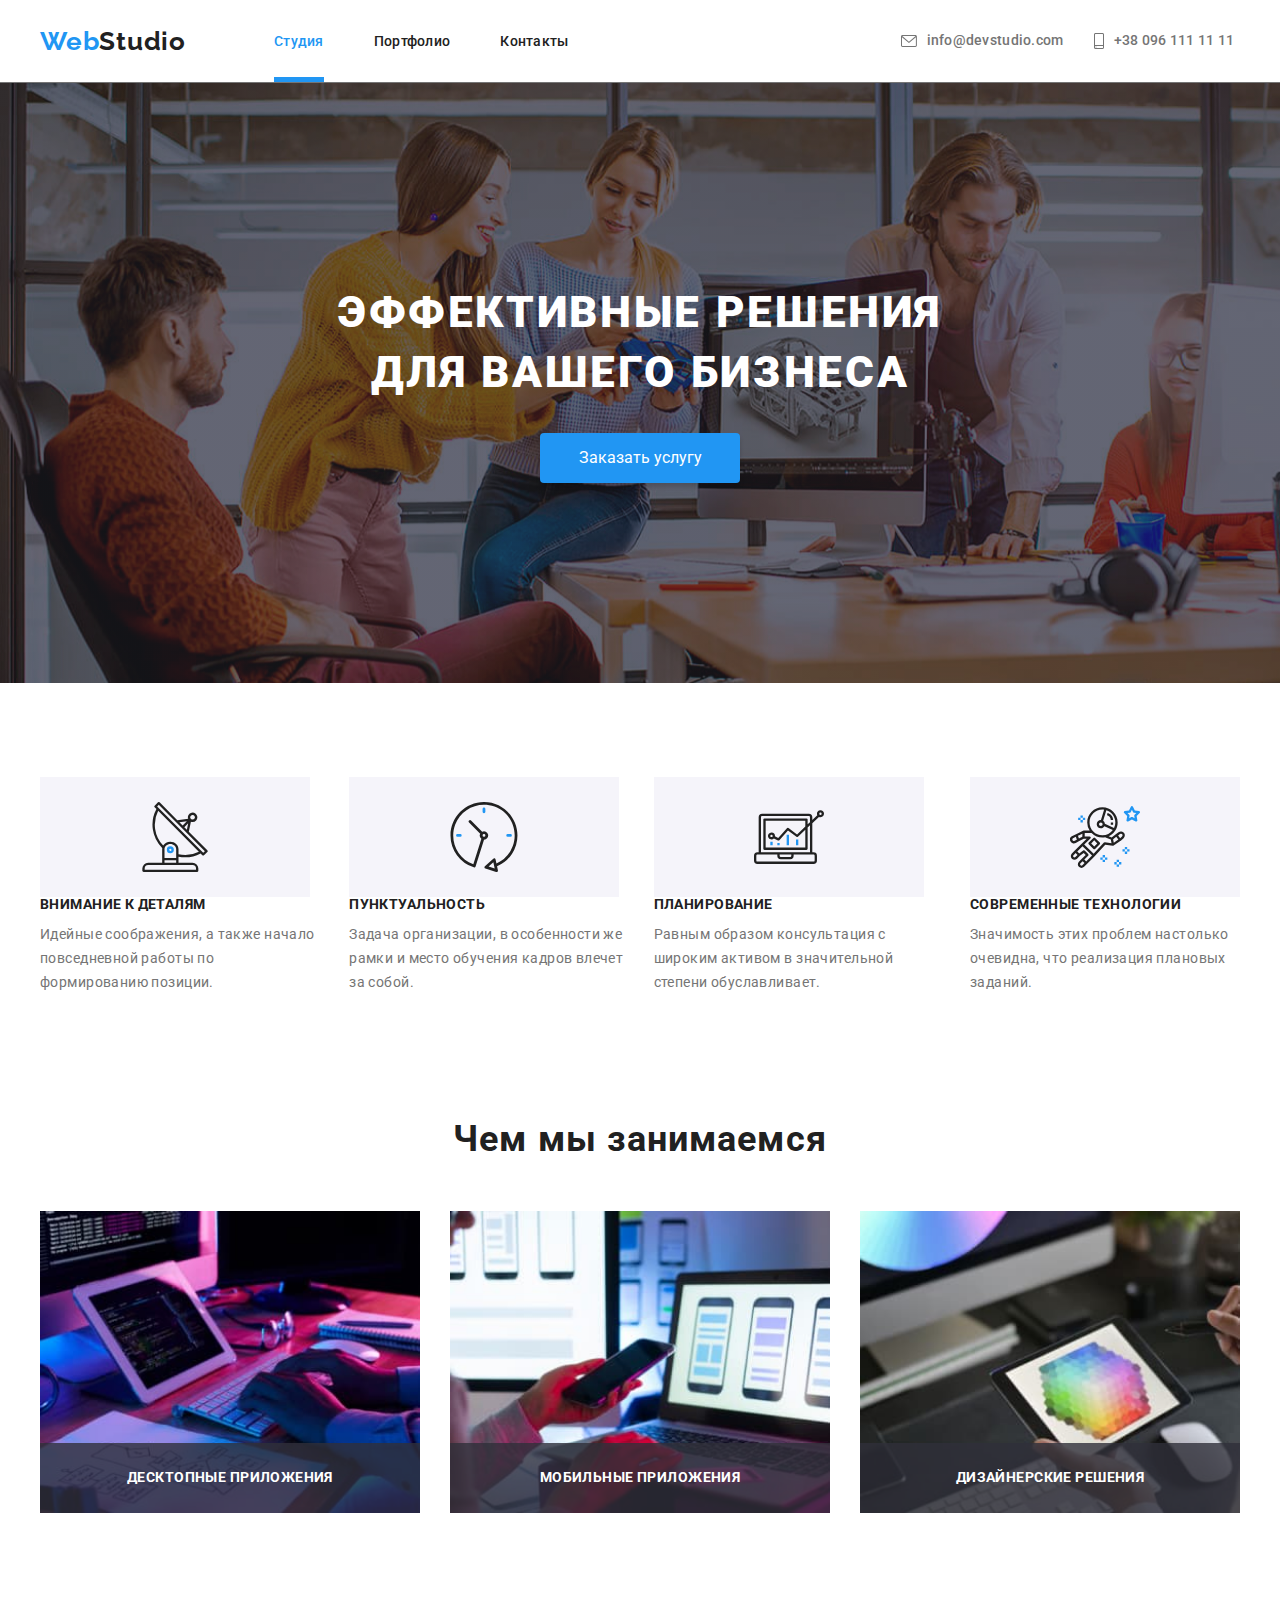
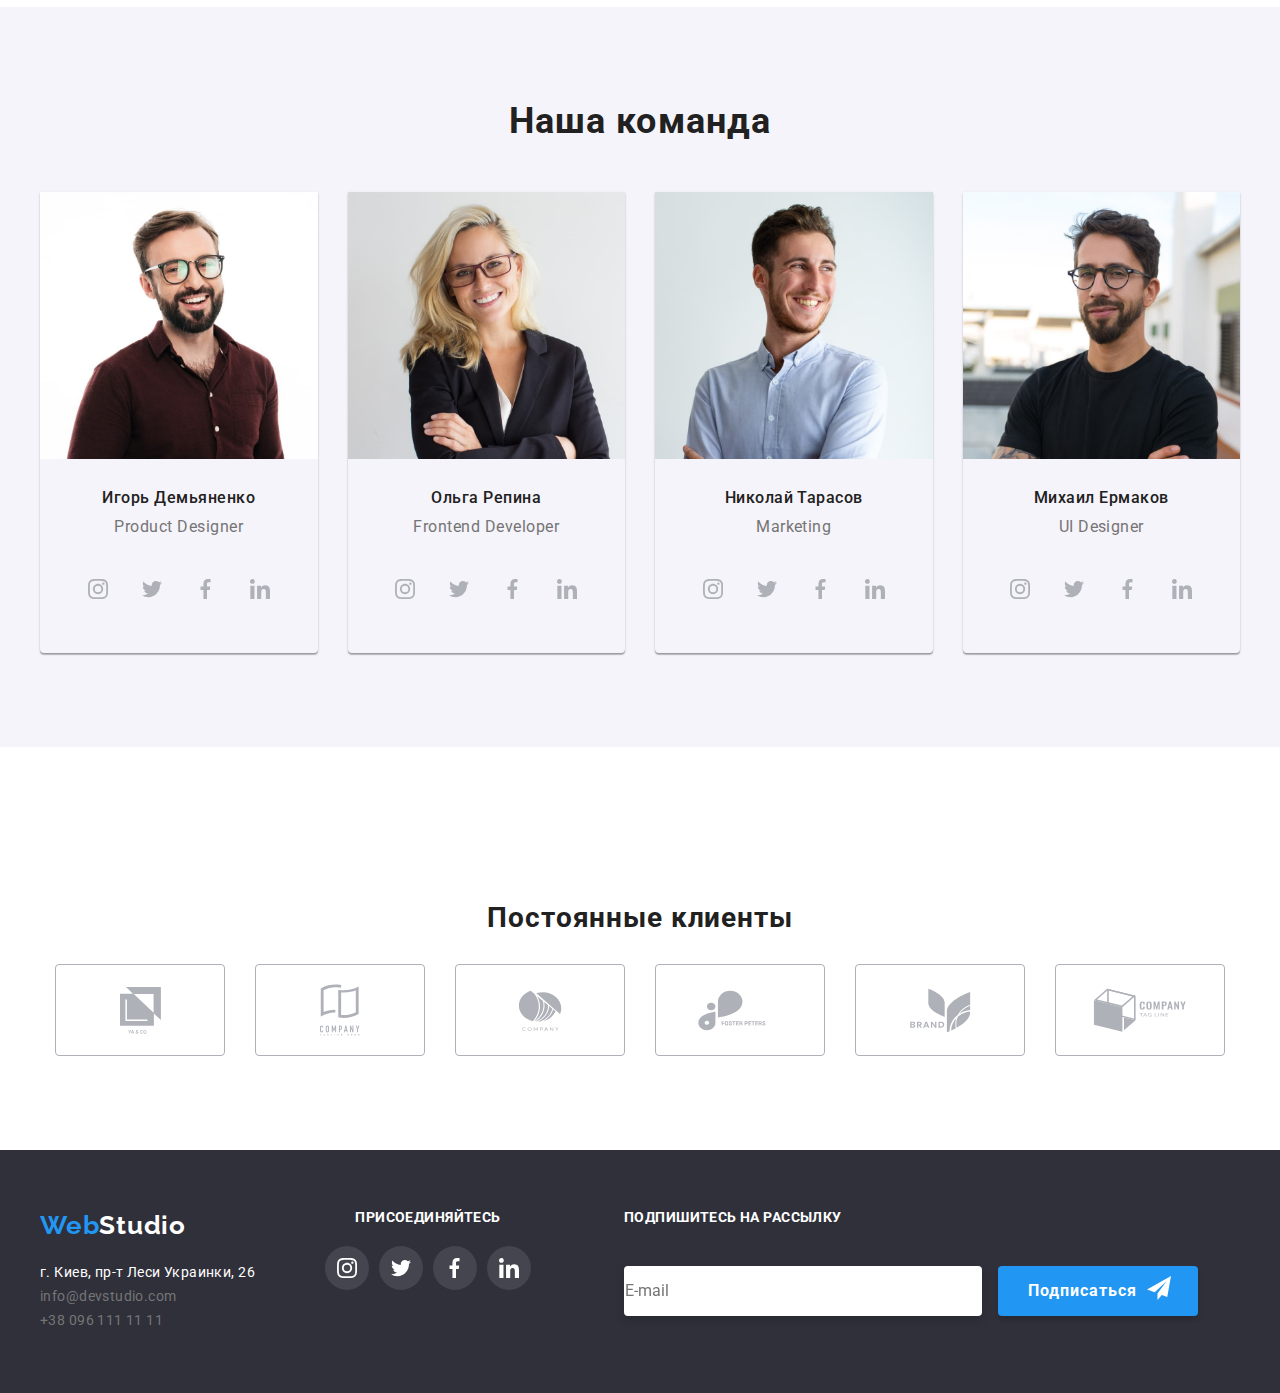
<file: index.html>
<!DOCTYPE html>
<html lang="en">
    <head>
        <meta charset="UTF-8">
        <meta http-equiv="X-UA-Compatible" content="IE=edge">
        <meta name="viewport" content="width=device-width, initial-scale=1.0">

        <title>Студія</title>
            <!-- Підключення стилів для нормалізації до всіх браузерів -->
        <link rel="stylesheet" href="https://cdnjs.cloudflare.com/ajax/libs/modern-normalize/1.1.0/modern-normalize.min.css">
            <!-- Підключення шрифтів -->
        <link rel="preconnect" href="https://fonts.googleapis.com">
        <link rel="preconnect" href="https://fonts.gstatic.com" crossorigin>
        <link href="https://fonts.googleapis.com/css2?family=Raleway:wght@700&family=Roboto:wght@400;500;700;900&display=swap"
            rel="stylesheet">
            <!-- Підключення файлві CSS -->
        <link rel="stylesheet" href="./css/main.min.css">
    </head>

    <body>

        <header>
            <div class="container header">
                <div class="nav">
                
                    <div class="nav-logo">
                        <a href="#" class="logo"><span class="header-logo-decor">Web</span>Studio</a>
                        <button class="menu-toggle js-open-menu" aria-expanded="false" aria-controls="mobile-menu">
                            <svg class="icon-contact" width="16px" height="12px">
                                <use href="./images/icons.svg#icon-burger-menu"></use>
                            </svg>
                        </button>
                    </div>
                    
                    <div class="contact-menu">                        
                        <nav class="pages">
                            <ul class="nav-list">
                                <li class="nav-list-item"><a href="./index.html" class="nav-link nav-link-active">Студия</a></li>
                                <li class="nav-list-item"><a href="./portfolio.html" class="nav-link">Портфолио</a></li>
                                <li class="nav-list-item"><a href="#" class="nav-link">Контакты</a></li>
                            </ul>
                        </nav>
                        
                        <ul class="contacts">
                            <li class="item">
                                <a href="mailto:info@devstudio.com" class="contacts-contact">
                                    <svg class="icon-contact" width="16px" height="12px">
                                        <use href="./images/icons.svg#icon-email"></use>
                                    </svg>
                                    info@devstudio.com</a>
                            </li>
                            <li class="item">
                                <a href="tel:+380961111111" class="contacts-contact">
                                    <svg class="icon-contact" width="10px" height="16px">
                                        <use href="./images/icons.svg#icon-phone"></use>
                                    </svg>
                                    +38 096 111 11 11</a>
                            </li>
                        </ul>
                    </div>
                    
                
                </div>
        </div>
        </header>
        
        <main>
            <section class="section baner">
                
                <div class="container">
                        <div class="baner-container">
                            <h1 class="baner-title">Эффективные решения <br>для вашего бизнеса</h1>
                            <button type="button" class="baner-button" data-modal-open>Заказать услугу</button>
                        </div>
                </div>
                
            </section>

            <section class="section skills">
                <div class="container">
                    <h2 class="none">Skills</h2>
                    <ul class="skills-list">
                        <li class="skills-item">
                            <div class="skills-img">
                                <svg class="s-item">
                                    <use href="images/icons.svg#icon-antenna"></use>
                                </svg>
                            </div>
                            <h3 class="skills-title">Внимание к деталям</h3>
                            <p class="skills-text">Идейные соображения, а также начало повседневной работы по формированию позиции.</p>
                        </li>

                        <li class="skills-item">
                                <div class="skills-img">
                                    <svg class="s-item">
                                        <use href="images/icons.svg#icon-clock"></use>
                                    </svg>
                                </div>                            
                            <h3 class="skills-title">Пунктуальность</h3>
                            <p class="skills-text">Задача организации, в особенности же рамки и место обучения кадров влечет за собой.
                            </p>
                        </li>

                        <li class="skills-item">
                            <div class="skills-img">
                                <svg class="s-item">
                                    <use href="images/icons.svg#icon-diagram"></use>
                                </svg>
                            </div>
                            <h3 class="skills-title">Планирование</h3>
                            <p class="skills-text">Равным образом консультация с широким активом в значительной степени обуславливает.
                            </p>
                        </li>

                        <li class="skills-item">
                            <div class="skills-img">
                                <svg class="s-item">
                                    <use href="images/icons.svg#icon-astronaut"></use>
                                </svg>
                            </div>
                            <h3 class="skills-title">Современные технологии</h3>
                            <p class="skills-text">Значимость этих проблем настолько очевидна, что реализация плановых заданий.</p>
                        </li>
                        
                    </ul>
                </div>
            </section>

            <section class="section what-we-do">
                <div class="container">
                    <h2 class="what-we-do-title">Чем мы занимаемся</h2>
                    <ul class="what-we-do-list">

                        <li class="what-we-do-img">                       
                                <img src="images/index/programing.jpg" alt="Людина програмує за комп'ютером" width="370" />
                                <div class="what-we-do-poster">
                                    <h3 class="what-we-do-text">Десктопные приложения</h3>
                                </div>     
                        </li>

                        <li class="what-we-do-img">
                            <img src="images//index/computer.jpg" alt="Програмування за ноутбуком" width="370" />
                            <div class="what-we-do-poster">
                                <h3 class="what-we-do-text">Мобильные приложения</h3>
                            </div>
                        </li>

                        <li class="what-we-do-img">
                            <img src="images//index/draw.jpg" alt="Планшет" width="370" />
                            <div class="what-we-do-poster">
                                <h3 class="what-we-do-text">Дизайнерские решения</h3>
                            </div>
                        </li>

                    </ul>
                </div>
            </section>

            <section class="we">
                <div class="container">
                    <h2 class="we-title">Наша команда</h2>
                    <ul class="we-list">
                        <li class="we-list-item">
                            <img src="images//index/demyanenko.jpg" alt="Игорь Демьяненко" class="we-img" />
                            <div class="we-block">
                                <h3 class="we-name">Игорь Демьяненко</h3>
                                <p class="we-proffesion">Product Designer</p>
                                
                                <div class="social">
                                    <a href="#" class="social-links">
                                        <svg class="social-item">
                                            <use href="images/icons.svg#icon-instagram"></use>
                                        </svg>
                                    </a>
                                    <a href="#" class="social-links">
                                        <svg class="social-item">
                                            <use href="images/icons.svg#icon-twitter"></use>
                                        </svg></a>
                                    <a href="#" class="social-links">
                                        <svg class="social-item">
                                            <use href="images/icons.svg#icon-facebook"></use>
                                        </svg></a>
                                    <a href="# " class="social-links">
                                        <svg class="social-item">
                                            <use href="images/icons.svg#icon-linkedin"></use>
                                        </svg></a>
                                </div>
                            </div>
                        </li>
                        <li class="we-list-item">
                            <img src="images//index/repina.jpg" alt="Ольга Репина" class="we-img" />
                            <div class="we-block">
                                <h3 class="we-name">Ольга Репина</h3>
                                <p class="we-proffesion">Frontend Developer</p>
                                <div class="social">
                                    <a href="#" class="social-links">
                                        <svg class="social-item">
                                            <use href="images/icons.svg#icon-instagram"></use>
                                        </svg>
                                    </a>
                                    <a href="#" class="social-links">
                                        <svg class="social-item">
                                            <use href="images/icons.svg#icon-twitter"></use>
                                        </svg></a>
                                    <a href="#" class="social-links">
                                        <svg class="social-item">
                                            <use href="images/icons.svg#icon-facebook"></use>
                                        </svg></a>
                                    <a href="# " class="social-links">
                                        <svg class="social-item">
                                            <use href="images/icons.svg#icon-linkedin"></use>
                                        </svg></a>
                                </div>
                            </div>
                        </li>
                        <li class="we-list-item">
                            <img src="images//index/tarasov.jpg" alt="Николай Тарасов" class="we-img" />
                        <div class="we-block">
                                <h3 class="we-name">Николай Тарасов</h3>
                                <p class="we-proffesion">Marketing</p>
                                <div class="social">
                                    <a href="#" class="social-links">
                                        <svg class="social-item">
                                            <use href="images/icons.svg#icon-instagram"></use>
                                        </svg>
                                    </a>
                                    <a href="#" class="social-links">
                                        <svg class="social-item">
                                            <use href="images/icons.svg#icon-twitter"></use>
                                        </svg></a>
                                    <a href="#" class="social-links">
                                        <svg class="social-item">
                                            <use href="images/icons.svg#icon-facebook"></use>
                                        </svg></a>
                                    <a href="# " class="social-links">
                                        <svg class="social-item">
                                            <use href="images/icons.svg#icon-linkedin"></use>
                                        </svg></a>
                                </div>
                        </div>
                        </li>
                        <li class="we-list-item">
                            <img src="images//index/yarmakov.jpg" alt="Михаил Ермаков" class="we-img" />
                        <div class="we-block">
                                <h3 class="we-name">Михаил Ермаков</h3>
                                <p class="we-proffesion">UI Designer</p>
                                <div class="social">
                                    <a href="#" class="social-links">
                                        <svg class="social-item">
                                            <use href="images/icons.svg#icon-instagram"></use>
                                        </svg>
                                    </a>
                                    <a href="#" class="social-links">
                                        <svg class="social-item">
                                            <use href="images/icons.svg#icon-twitter"></use>
                                        </svg></a>
                                    <a href="#" class="social-links">
                                        <svg class="social-item">
                                            <use href="images/icons.svg#icon-facebook"></use>
                                        </svg></a>
                                    <a href="# " class="social-links">
                                        <svg class="social-item">
                                            <use href="images/icons.svg#icon-linkedin"></use>
                                        </svg></a>
                        </div>
                            </div>
                        </li>
                    </ul>
                </div>
            </section>

            <section class="section client">
                <div class="container">
                    <h2 class="client-title">Постоянные клиенты</h2>
                    <ul class="client-logo">
                        <li class="client-item">
                            <a href="#" class="client-link">
                                <svg class="client-1">
                                    <use href="./images/icons.svg#icon-client-1"></use>
                                </svg>
                            </a>
                        </li>
                        <li class="client-item">
                            <a href="#" class="client-link">
                                <svg class="client-2">
                                    <use href="./images/icons.svg#icon-client-2"></use>
                                </svg>
                            </a>
                        </li>
                        <li class="client-item">
                            <a href="#" class="client-link">
                                <svg class="client-3">
                                    <use href="./images/icons.svg#icon-client-3"></use>
                                </svg>
                            </a>
                        </li>
                        <li class="client-item">
                        <a href="#" class="client-link">
                                <svg class="client-4">
                                    <use href="./images/icons.svg#icon-client-4"></use>
                                </svg>
                        </a>
                        </li>
                        <li class="client-item">
                        <a href="#" class="client-link">
                                <svg class="client-5">
                                    <use href="./images/icons.svg#icon-client-5"></use>
                                </svg>
                        </a>
                        </li>
                        <li class="client-item">
                            <a href="#" class="client-link">
                                <svg class="client-6">
                                    <use href="./images/icons.svg#icon-client-6"></use>
                                </svg>
                            </a>
                        </li>   
                    </ul>
                </div>

            </section>
            
        </main>

        <footer>

            <div class="container footer-blok">
                <div class="footer-for-tablet">
                    <div class="address">
                        <a href="./index.html" class="footer-logo"><span class="footer-logo-decor">Web</span>Studio</a>
                        <address>
                            <ul class="footer-adress-list">
                                <li><a href="#" class="address-post">г. Киев, пр-т Леси Украинки, 26</a></li>
                                <li><a href="mailto:info@devstudio.com" class="address-email">info@devstudio.com</a></li>
                                <li><a href="tel:+380961111111" class="address-tel">+38 096 111 11 11</a></li>
                            </ul>
                        </address>
                    </div>
                    <div class="join">
                        <h2 class="join-title">присоединяйтесь</h2>
                        <ul class="join-list">
                            <li class="join-item">
                            <a href="#" class="join-link">
                                    <svg class="join-img">
                                        <use href="./images/icons.svg#icon-instagram"></use>
                                    </svg>
                            </a>
                            </li>
                            <li class="join-item">
                                <a href="#" class="join-link">
                                    <svg class="join-img">
                                        <use href="./images/icons.svg#icon-twitter"></use>
                                    </svg>
                                </a>
                            </li>
                            <li class="join-item">
                                <a href="#" class="join-link">
                                    <svg class="join-img">
                                        <use href="./images/icons.svg#icon-facebook"></use>
                                    </svg>
                                </a>
                            </li>
                            <li class="join-item">
                            <a href="#" class="join-link">
                                    <svg class="join-img">
                                        <use href="./images/icons.svg#icon-linkedin"></use>
                                    </svg>
                            </a>
                            </li>
                        </ul>
                    </div>
    
                </div>
                
                <div class="subscribe">
                    
                    <h2 class="subscribe-title">Подпишитесь на рассылку</h2>
                    <form action="#">
                        <input type="email" name="user-email" class="subscribe-input" placeholder="E-mail">
                        
                        <button href="#" class="subscribe-button">
                        
                            <p class="subscribe-button-text">Подписаться
                                <svg class="subscribe-button-img">
                                    <use href="images/icons.svg#icon-telegram"></use>
                                </svg>
                            </p>
                        
                        </button>
                    </form>
                    

                </div>
            </div>

        </footer>

        <!-- MODAL -->        
        <div class="backdrop is-hidden" data-modal>
            <div class="modal">
                <button class="close" data-modal-close>
                   <svg class="close-img" width=11px height=11px>
                       <use href="./images/icons.svg#icon-close"></use>
                   </svg>
                </button>

                <p class="modal-title">Оставьте свои данные, мы вам перезвоним</p>

                <form>
                    
                    <div class="form-items icon-form">
                        <label for="name">Имя</label>
                        
                        <input
                        class="form-items-input"
                        type="text"
                        name="name"
                        id="name"> 
                        
                        <svg class="form-icon-img">
                            <use href="./images/icons.svg#icon-persona"></use>
                        </svg>
                    </div>

                    <div class="form-items icon-form">
                        <label for="tel">Телефон</label>
                        <input
                        class="form-items-input"
                        type="tel"
                        name="tel"
                        id="tel">                        
                        <svg class="form-icon-img">
                            <use href="./images/icons.svg#icon-tell"></use>
                        </svg>

                    </div>

                    <div class="form-items icon-form">
                        <label for="email">Почта</label>
                        <input
                        class="form-items-input"
                        type="email"
                        name="email"
                        id="email">

                        <svg class="form-icon-img">
                            <use href="./images/icons.svg#icon-send"></use>
                        </svg>

                    </div>

                    <div class="form-items">
                        <label for="commit">Комментарий</label>
                        <textarea
                            class="area-items-input"
                            name="commit"
                            id="commit" 
                            placeholder="Введите текст">
                        </textarea>
                    </div>
                    
                    <div class="form-checkbox">
                        <input
                        type="checkbox"
                        name="checkbox"
                        id="checkbox">
                        <label for="checkbox">
                            Соглашаюсь с рассылкой и принимаю 
                        </label>

                        <a href="#" class="contract">Условия договора</a>

                    </div>
                    
                    <div class="send-button">
                        <button type="submit" class="form-button">Отправить</button>
                    </div>

                </form>
                

            </div>
        </div>
        <!-- HEADER MENU -->
        <div class="menu-container js-menu-container" id="mobile-menu"">

            <button class="menu-toggle js-close-menu">

                    <svg class="menu-cross" width=18px height=18px>
                        <use href="./images/icons.svg#icon-close"></use>
                    </svg>

            </button>
            

            <ul class="menu-pages">
                <li class="menu__item">
                    <a class="menu-link menu-active" href="#">Студия</a>
                </li>
                <li class="menu__item">
                    <a class="menu-link" href="./portfolio.html">Портфолио</a>
                </li>
                <li class="menu__item">
                    <a class="menu-link" href="#">Контакты</a>
                </li>
            </ul>

            <ul class="menu-contacts">
                <li class="contacts__item">
                    <a href="tel:+380961111111" class="link__tel">
                        +38 096 111 11 11</a>                
                </li>
                <li class="contacts__item">
                    <a href="#" class="link__email">                    
                        info@devstudio.com</a>
                </li>
            </ul>

            <ul class="menu-social">
                <li class="social__item">
                    <a class="social__link" href="">Instagram</a>
                </li>
                <li class="social__item">
                    <a class="social__link" href="">Twitter</a>
                </li>
                <li class="social__item">
                    <a class="social__link" href="">Facebook</a>
                </li>
                <li class="social__item">
                    <a class="social__link" href="">LinkedIn</a>
                </li>
            </ul>
        </div>
    <!-- Підключення файлу джавискрипт для модалки -->
        <script src="./js/modal.js"></script>
    <!-- Підключення js для меню контактів -->
        <script src="./js/mobil-menu.js"></script>
    
    </body>

</html>
</file>
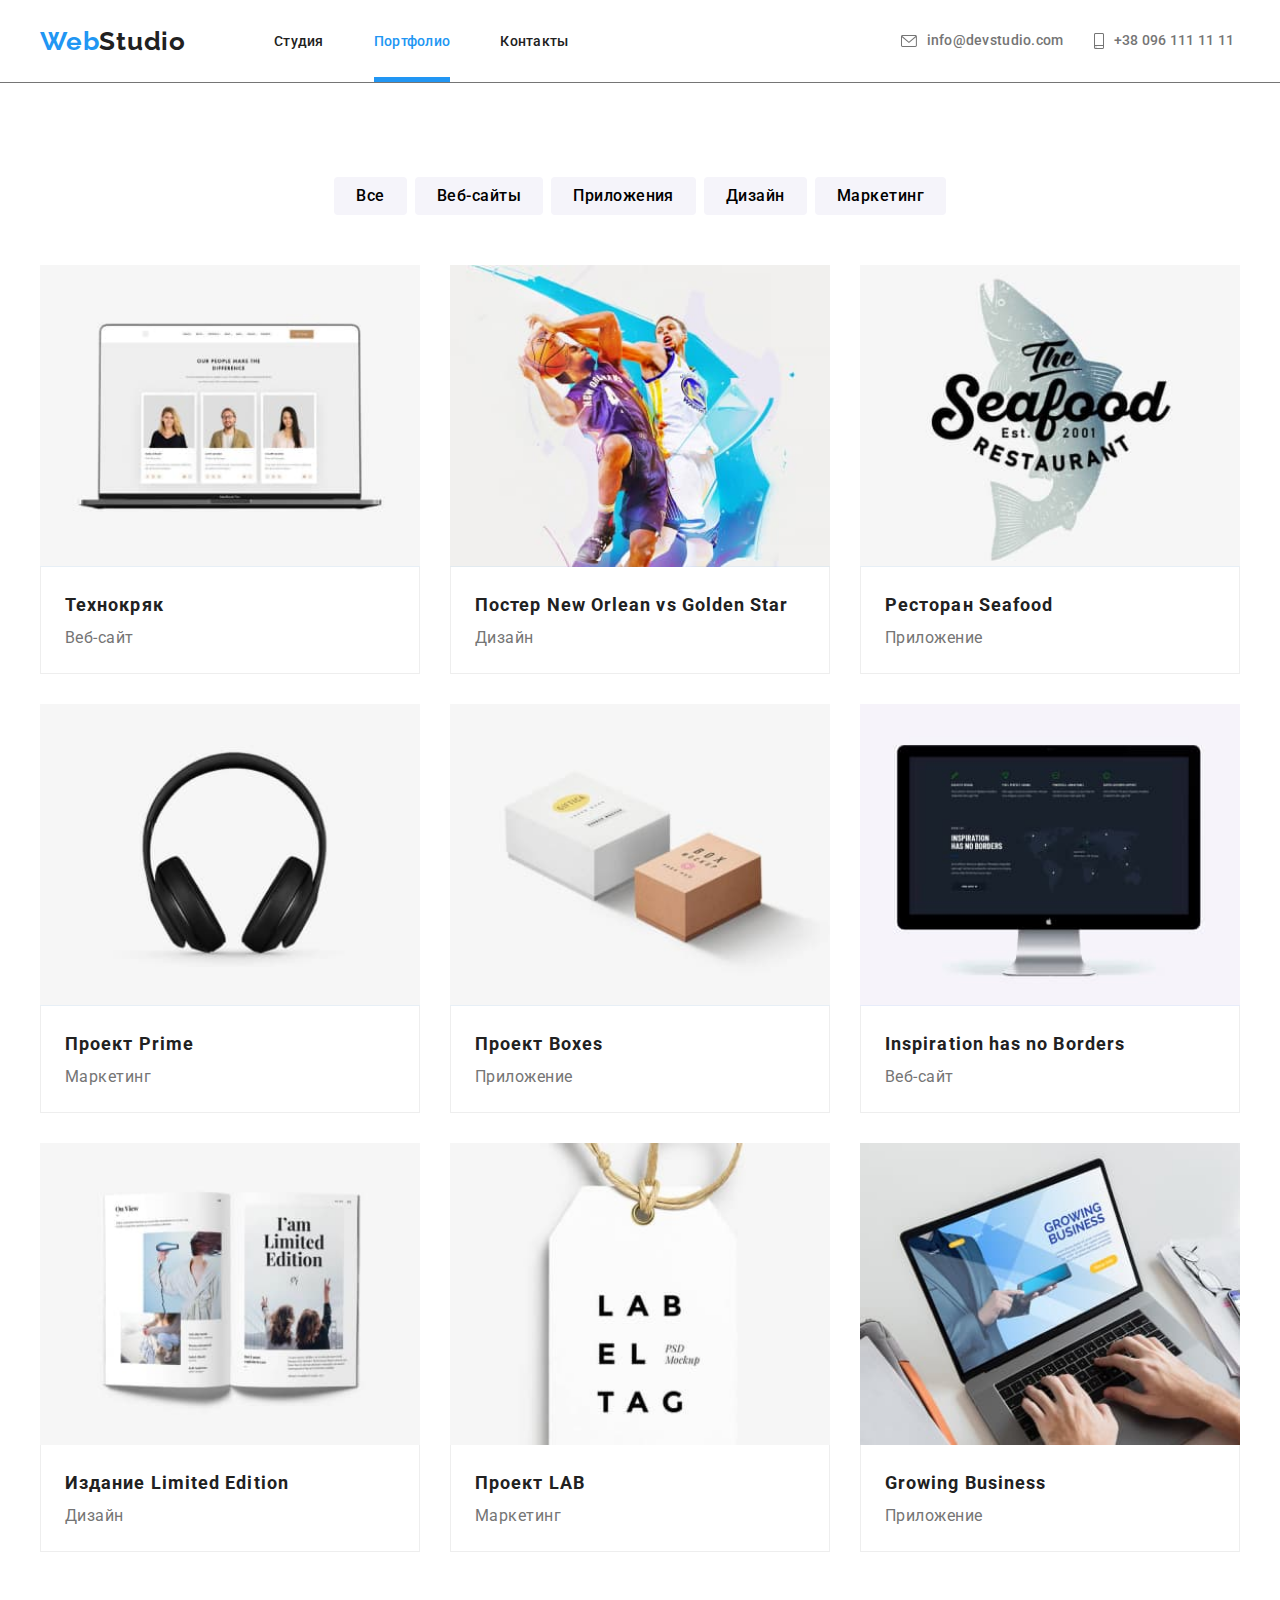
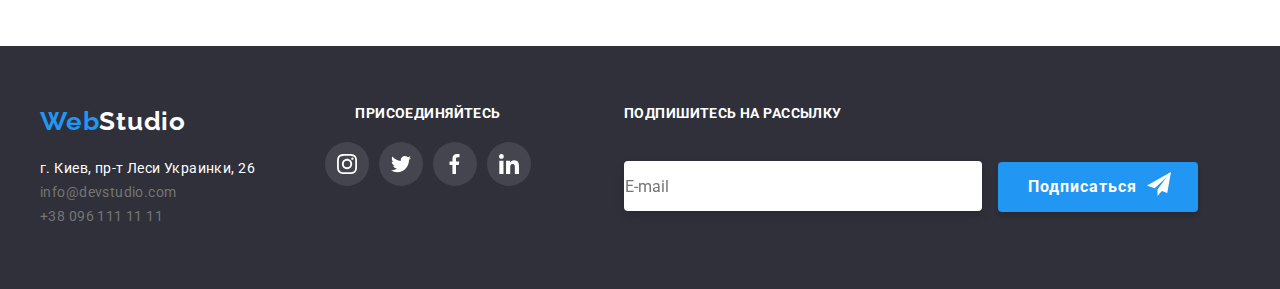
<file: portfolio.html>
<!DOCTYPE html>
<html lang="en">
<head>
    <meta charset="UTF-8">
    <meta http-equiv="X-UA-Compatible" content="IE=edge">
    <meta name="viewport" content="width=device-width, initial-scale=1.0">
    <title>portfolio</title>
        <!-- Підключення стилів для нормалізації для всіх браузерів -->
    <link rel="stylesheet" href="https://cdnjs.cloudflare.com/ajax/libs/modern-normalize/1.1.0/modern-normalize.min.css">
        <!-- Підключення шрифтів -->
    <link rel="preconnect" href="https://fonts.googleapis.com">
    <link rel="preconnect" href="https://fonts.gstatic.com" crossorigin>
    <link href="https://fonts.googleapis.com/css2?family=Raleway:wght@700&family=Roboto:wght@400;500;700;900&display=swap"
        rel="stylesheet">
        <!-- Підключення стилів  -->
    <link rel="stylesheet" href="./css/main.min.css">
</head>
    <body>

        <header>
            <div class="container header">
                <div class="nav">
                
                    <div class="nav-logo">
                        <a href="index.html" class="logo"><span class="header-logo-decor">Web</span>Studio</a>
                        <button class="menu-toggle js-open-menu" aria-expanded="false" aria-controls="mobile-menu">
                            <svg class="icon-contact" width="16px" height="12px">
                                <use href="./images/icons.svg#icon-burger-menu"></use>
                            </svg>
                        </button>
                    </div>
                    
                    <div class="contact-menu">                        
                        <nav class="pages">
                            <ul class="nav-list">
                                <li class="nav-list-item"><a href="./index.html" class="nav-link">Студия</a></li>
                                <li class="nav-list-item"><a href="./portfolio.html" class="nav-link nav-link-active">Портфолио</a></li>
                                <li class="nav-list-item"><a href="#" class="nav-link">Контакты</a></li>
                            </ul>
                        </nav>
                        
                        <ul class="contacts">
                            <li class="item">
                                <a href="mailto:info@devstudio.com" class="contacts-contact">
                                    <svg class="icon-contact" width="16px" height="12px">
                                        <use href="./images/icons.svg#icon-email"></use>
                                    </svg>
                                    info@devstudio.com</a>
                            </li>
                            <li class="item">
                                <a href="tel:+380961111111" class="contacts-contact">
                                    <svg class="icon-contact" width="10px" height="16px">
                                        <use href="./images/icons.svg#icon-phone"></use>
                                    </svg>
                                    +38 096 111 11 11</a>
                            </li>
                        </ul>
                    </div>
                    
                
                </div>
        </div>
        </header> 

    <main>

        <section class="section">
            <div class="container">
                 <h1 class="none">Приклади робіт</h1>

                    <ul class="buttons-list">
                        <li class="button-item"><button type="button" class="buttons-button">Все</button></li>
                        <li class="button-item"><button type="button" class="buttons-button">Веб-сайты</button></li>
                        <li class="button-item"><button type="button" class="buttons-button">Приложения</button></li>
                        <li class="button-item"><button type="button" class="buttons-button">Дизайн</button></li>
                        <li class="button-item"><button type="button" class="buttons-button">Маркетинг</button></li>
                    </ul>

                    <ul class="exemples-list">

                        <li class="exemples-item">

                           <a href="#" class="exemples-link">
                                <div class="exemples-hover">
                                                                          
                                    <div class="exempeles-img">
                                        <img src="./images/portfolio/tehnocryk (1).jpg" alt="картинка ноутбука з розробленим сайтом" width="370">
                                        <div class="exemples-product">
                                            <p class="exemples-product-text">
                                                Технокряк это современная площадка распространения коронавируса. Компании используют эту платформу для цифрового
                                                шпионажа и атак на защищённые сервера конкурентов.
                                            </p>
                                        </div>
                                    </div>                                       
                                                                               
                                    <div class="exemple-text">
                                        <h2 class="exemples-title">Технокряк</h2>
                                        <p class="exempel-type type-for-tablet">Веб-сайт</p>
                                    </div>                                                                                                  
                                    
                                </div>
                           </a>
                        </li>
            
                        <li class="exemples-item">
                            
                            <a href="#" class="exemples-link">
                               <div class="exemples-hover">

                                    <div class="exempeles-img">
                                        <img src="./images/portfolio/poster (1).jpg" alt="картинка гравців в баскетбол" width="370">
                                        <div class="exemples-product">
                                            <p class="exemples-product-text">
                                                Технокряк это современная площадка распространения коронавируса. Компании используют эту платформу для цифрового
                                                шпионажа и атак на защищённые сервера конкурентов.
                                            </p>
                                        </div>
                                    </div>
                                   
                                    <div class="exemple-text">
                                        <h2 class="exemples-title">Постер New Orlean vs Golden Star</h2>
                                        <p class="exempel-type">Дизайн</p>
                                    </div>
                               </div>
                            </a>
                            
                        </li>
            
                        <li class="exemples-item">
                           
                            <a href="#" class="exemples-link">
                               <div class="exemples-hover">
                                   <div class="exempeles-img">
                                        <img src="./images/portfolio/restaurant (1).jpg" alt="зображення логотипу ресторану" width="370">
                                        <div class="exemples-product">
                                            <p class="exemples-product-text">
                                                Технокряк это современная площадка распространения коронавируса. Компании используют эту платформу для цифрового
                                                шпионажа и атак на защищённые сервера конкурентов.
                                            </p>
                                        </div>
                                    </div>

                                    <div class="exemple-text">
                                        <h2 class="exemples-title">Ресторан Seafood</h2>
                                        <p class="exempel-type">Приложение</p>
                                    </div>
                               </div>
                            </a>

                        </li>
            
                        <li class="exemples-item">
                           
                            <a href="#" class="exemples-link">
                               <div class="exemples-hover">
                                    <div class="exempeles-img">
                                        <img src="./images/portfolio/projec-prime (1).jpg" alt="зображення навушників" width="370">
                                        <div class="exemples-product">
                                            <p class="exemples-product-text">
                                                Технокряк это современная площадка распространения коронавируса. Компании используют эту платформу для цифрового
                                                шпионажа и атак на защищённые сервера конкурентов.
                                            </p>
                                        </div>
                                    </div>

                                    <div class="exemple-text">
                                        <h2 class="exemples-title">Проект Prime</h2>
                                        <p class="exempel-type">Маркетинг</p>
                                    </div>
                               </div>
                            </a>

                        </li>
            
                        <li class="exemples-item">
                           
                            <a href="#" class="exemples-link">
                                <div class="exemples-hover">

                                    <div class="exempeles-img">
                                        <img src="./images/portfolio/boxes (1).jpg" alt="зображення картонних коробок" width="370">
                                        <div class="exemples-product">
                                            <p class="exemples-product-text">
                                                Технокряк это современная площадка распространения коронавируса. Компании используют эту платформу для цифрового
                                                шпионажа и атак на защищённые сервера конкурентов.
                                            </p>
                                        </div>
                                    </div>

                                <div class="exemple-text">
                                    <h2 class="exemples-title">Проект Boxes</h2>
                                    <p class="exempel-type">Приложение</p>
                                </div>
                            </div>
                            </a>

                        </li>
            
                        <li class="exemples-item">
                            
                            <a href="#" class="exemples-link">
                                <div class="exemples-hover">

                                    <div class="exempeles-img">
                                        <img src="./images/portfolio/borders (1).jpg" alt="зображення монітору" width="370">
                                        <div class="exemples-product">
                                            <p class="exemples-product-text">
                                                Технокряк это современная площадка распространения коронавируса. Компании используют эту платформу для цифрового
                                                шпионажа и атак на защищённые сервера конкурентов.
                                            </p>
                                        </div>
                                    </div>

                                    <div class="exemple-text">
                                        <h2 class="exemples-title">Inspiration has no Borders</h2>
                                        <p class="exempel-type">Веб-сайт</p>
                                    </div>
                                </div>
                            </a>

                        </li>
            
                        <li class="exemples-item">
                            
                            <a href="#" class="exemples-link">
                                <div class="exemples-hover">

                                    <div class="exempeles-img">
                                        <img src="./images/portfolio/limited-idition (1).jpg" alt="зображення книги" width="370">
                                        <div class="exemples-product">
                                            <p class="exemples-product-text">
                                                Технокряк это современная площадка распространения коронавируса. Компании используют эту платформу для цифрового
                                                шпионажа и атак на защищённые сервера конкурентов.
                                            </p>
                                        </div>
                                    </div>
                                    
                                    <div class="exemple-text">
                                        <h2 class="exemples-title">Издание Limited Edition</h2>
                                        <p class="exempel-type">Дизайн</p>
                                    </div>
                                </div>
                            </a>

                        </li>
            
                        <li class="exemples-item">
                            
                            <a href="#" class="exemples-link">
                               <div class="exemples-hover">

                                    <div class="exempeles-img">
                                        <img src="./images/portfolio/lab (1).jpg" alt="зображення ярлика" width="370">
                                        <div class="exemples-product">
                                            <p class="exemples-product-text">
                                                Технокряк это современная площадка распространения коронавируса. Компании используют эту платформу для цифрового
                                                шпионажа и атак на защищённые сервера конкурентов.
                                            </p>
                                        </div>
                                    </div>
                                    
                                    <div class="exemple-text">
                                        <h2 class="exemples-title">Проект LAB</h2>
                                        <p class="exempel-type">Маркетинг</p>
                                    </div>
                               </div>
                            </a>

                        </li>
            
                        <li class="exemples-item">
                            
                            <a href="#" class="exemples-link">
                               <div class="exemples-hover">

                                    <div class="exempeles-img">
                                        <img src="./images/portfolio/growing-business (1).jpg" alt="зображення ноутбука з додатком" width="370">
                                        <div class="exemples-product">
                                            <p class="exemples-product-text">
                                                Технокряк это современная площадка распространения коронавируса. Компании используют эту платформу для цифрового
                                                шпионажа и атак на защищённые сервера конкурентов.
                                            </p>
                                        </div>
                                    </div>
                                    
                                    <div class="exemple-text">
                                        <h2 class="exemples-title">Growing Business</h2>
                                        <p class="exempel-type">Приложение</p>
                                    </div>
                               </div>
                            </a>

                        </li>            
                    </ul>          
              
            </div>  

        </section>       
        
    </main>

    <footer class="footer">
    
        <div class="container footer-blok">
            <div class="address">
                <a href="./index.html" class="footer-logo"><span class="footer-logo-decor">Web</span>Studio</a>
                <address>
                    <ul class="footer-adress-list">
                        <li><a href="#" class="address-post">г. Киев, пр-т Леси Украинки, 26</a></li>
                        <li><a href="mailto:info@devstudio.com" class="address-email">info@devstudio.com</a></li>
                        <li><a href="tel:+380961111111" class="address-tel">+38 096 111 11 11</a></li>
                    </ul>
                </address>
            </div>
            
            <div class="join">
                <h2 class="join-title">присоединяйтесь</h2>
                <ul class="join-list">
                    <li class="join-item">
                        <a href="#" class="join-link">
                            <svg class="join-img">
                                <use href="./images/icons.svg#icon-instagram"></use>
                            </svg>
                        </a>
                    </li>
                    <li class="join-item">
                        <a href="#" class="join-link">
                            <svg class="join-img">
                                <use href="./images/icons.svg#icon-twitter"></use>
                            </svg>
                        </a>
                    </li>
                    <li class="join-item">
                        <a href="#" class="join-link">
                            <svg class="join-img">
                                <use href="./images/icons.svg#icon-facebook"></use>
                            </svg>
                        </a>
                    </li>
                    <li class="join-item">
                        <a href="#" class="join-link">
                            <svg class="join-img">
                                <use href="./images/icons.svg#icon-linkedin"></use>
                            </svg>
                        </a>
                    </li>
                </ul>
            </div>

            <div class="subscribe">
            
                <h2 class="subscribe-title">Подпишитесь на рассылку</h2>
                <form action="#">
                    <input type="email" name="user-email" class="subscribe-input" placeholder="E-mail">
            
                    <button href="#" class="subscribe-button">
            
                        <p class="subscribe-button-text">Подписаться
                            <svg class="subscribe-button-img">
                                <use href="images/icons.svg#icon-telegram"></use>
                            </svg>
                        </p>
            
                    </button>
                </form>
            
            
            </div>

        </div>
    
    </footer>
        <!-- HEADER MENU -->
        <div class="menu-container js-menu-container" id="mobile-menu"">

            <button class="menu-toggle js-close-menu">

                    <svg class="menu-cross" width=18px height=18px>
                        <use href="./images/icons.svg#icon-close"></use>
                    </svg>

            </button>
            

            <ul class="menu-pages">
                <li class="menu__item">
                    <a class="menu-link" href="index.html">Студия</a>
                </li>
                <li class="menu__item">
                    <a class="menu-link menu-active" href="#">Портфолио</a>
                </li>
                <li class="menu__item">
                    <a class="menu-link" href="#">Контакты</a>
                </li>
            </ul>

            <ul class="menu-contacts">
                <li class="contacts__item">
                    <a href="tel:+380961111111" class="link__tel">
                        +38 096 111 11 11</a>                
                </li>
                <li class="contacts__item">
                    <a href="#" class="link__email">                    
                        info@devstudio.com</a>
                </li>
            </ul>

            <ul class="menu-social">
                <li class="social__item">
                    <a class="social__link" href="">Instagram</a>
                </li>
                <li class="social__item">
                    <a class="social__link" href="">Twitter</a>
                </li>
                <li class="social__item">
                    <a class="social__link" href="">Facebook</a>
                </li>
                <li class="social__item">
                    <a class="social__link" href="">LinkedIn</a>
                </li>
            </ul>
        </div>
        <!-- Підключення js для меню контактів -->
        <script src="./js/mobil-menu.js"></script>
    </body>
</html>
</file>
<file: css/main.min.css>
ul{padding:0;margin:0px;list-style-type:none}h1,h2,h3,p,a,button{margin:0;padding:0;border:none;text-decoration:none}body{font-family:"Roboto";color:#212121;margin-left:auto;margin-right:auto}@media screen and (max-width: 768px){body{width:480px}}section{padding-top:94px;padding-bottom:94px}@media screen and (max-width: 767px){section{padding-top:30px;padding-bottom:30px}}@media screen and (min-width: 768px)and (max-width: 1199px){section{padding-top:60px;padding-bottom:60px}}.container{margin-left:auto;margin-right:auto}@media screen and (max-width: 768px){.container{width:480px;padding-left:15px;padding-right:15px}}@media screen and (min-width: 768px)and (max-width: 1199px){.container{width:768px;padding-left:15px;padding-right:15px}}@media screen and (min-width: 1200px){.container{width:1200px}}@media screen and (min-width: 1200px){header{border-bottom:1px solid #757575}}@media screen and (max-width: 768px){header{width:480px;margin-left:auto;margin-right:auto}}@media screen and (max-width: 1199px){.header{border-bottom:1px solid #757575}}@media screen and (min-width: 768px){.nav{display:-webkit-box;display:-ms-flexbox;display:flex;-webkit-box-align:center;-ms-flex-align:center;align-items:center;margin-left:auto;margin-right:auto}}.logo{padding:25px 0;text-decoration:none;font-family:"Raleway";font-size:26px;font-weight:700;line-height:1.19;letter-spacing:.03em;color:#212121;-webkit-transition:color 250ms cubic-bezier(0.4, 0, 0.2, 1);transition:color 250ms cubic-bezier(0.4, 0, 0.2, 1)}@media screen and (max-width: 768px){.logo{padding-top:16px;padding-bottom:16px}}.logo:hover,.logo:focus{color:#2196f3}.header-logo-decor{color:#2196f3}@media screen and (max-width: 768px){.nav-logo{display:-webkit-box;display:-ms-flexbox;display:flex;-webkit-box-pack:justify;-ms-flex-pack:justify;justify-content:space-between;-webkit-box-align:center;-ms-flex-align:center;align-items:center}}.menu-toggle{width:40px;height:40px;background:#fff;margin-right:5px}.menu-toggle:hover,.menu-toggle:focus{fill:#2196f3}@media(min-width: 767px){.menu-toggle{display:none}}.contact-menu{display:-webkit-box;display:-ms-flexbox;display:flex;-webkit-box-pack:justify;-ms-flex-pack:justify;justify-content:space-between;-webkit-box-align:center;-ms-flex-align:center;align-items:center}@media screen and (max-width: 768px){.contact-menu{display:none}}@media screen and (min-width: 768px)and (max-width: 1200px){.contact-menu{width:768px}}.nav-list{display:-webkit-box;display:-ms-flexbox;display:flex;margin-left:88px}.nav-list-item+.nav-list-item{margin-left:50px}.nav-list-item{position:relative;padding:32px 0}.nav-link{padding:32px 0;text-decoration:none;font-weight:500;font-size:14px;line-height:1.14;letter-spacing:.02em;color:#212121;-webkit-transition:color 250ms cubic-bezier(0.4, 0, 0.2, 1);transition:color 250ms cubic-bezier(0.4, 0, 0.2, 1)}.nav-link:hover,.nav-link:focus{color:#2196f3}.nav-link-active{color:#2196f3}.nav-link-active::after{content:"";display:block;width:100%;height:5px;background:#2196f3;position:absolute;left:0;bottom:0}@media screen and (max-width: 1199px){.contacts{margin-left:auto}}@media screen and (min-width: 1200px){.contacts{display:-webkit-box;display:-ms-flexbox;display:flex;margin-left:302px}}.contacts>.item{display:-webkit-box;display:-ms-flexbox;display:flex;-webkit-box-align:center;-ms-flex-align:center;align-items:center;margin-left:30px}@media screen and (min-width: 768px)and (max-width: 1200px){.contacts>.item{margin-left:0px}}.contacts-contact{display:-webkit-box;display:-ms-flexbox;display:flex;-webkit-box-align:center;-ms-flex-align:center;align-items:center;padding-bottom:10px;text-decoration:none;font-weight:500;font-size:14px;line-height:1.14;color:#757575;letter-spacing:.02em;fill:#757575;-webkit-transition:color 250ms cubic-bezier(0.4, 0, 0.2, 1);transition:color 250ms cubic-bezier(0.4, 0, 0.2, 1);-webkit-transition:fill 250ms cubic-bezier(0.4, 0, 0.2, 1);transition:fill 250ms cubic-bezier(0.4, 0, 0.2, 1)}@media screen and (min-width: 1200px){.contacts-contact{padding:32px 0}}.contacts-contact:hover,.contacts-contact:focus{color:#2196f3;fill:#2196f3}.icon-contact{margin-right:10px;-webkit-box-align:baseline;-ms-flex-align:baseline;align-items:baseline}.icon-contact:hover,.icon-contact:focus{color:#2196f3;fill:#2196f3}.menu-container{position:fixed;top:0;left:0;width:100%;height:100vh;background:#fff;-webkit-transform:translateX(-100%);transform:translateX(-100%);padding-left:40px}.menu-container.is-open{-webkit-transform:translateX(0);transform:translateX(0)}.menu-cross{position:absolute;top:21px;right:25px}.menu-cross:hover,.menu-cross:focus{fill:#2196f3}.menu-pages{margin-top:48px}.menu__item:not(last-child){margin-bottom:32px}.menu-link{font-weight:500;font-size:40px;line-height:1.17;color:#212121}.menu-active{color:#2196f3}.menu-contacts{margin-top:50%;margin-bottom:36px}.link__tel{font-size:34px;line-height:1.17;letter-spacing:.02em;color:#2196f3;margin-bottom:32px}.link__tel{margin-bottom:32px}.link__email{font-weight:500;font-size:24px;line-height:1.16;letter-spacing:.02em;color:#757575}.menu-social{display:-webkit-box;display:-ms-flexbox;display:flex}.social__item{padding-right:10px}.social__item:not(:first-child){padding-left:10px;border-left:1px solid #757575}.social__link{color:#2196f3}.baner{background:#2f303a;text-align:center}@media screen and (max-width: 767px){.baner{width:480px;height:400px;margin-left:auto;margin-right:auto;background-repeat:no-repeat;background-image:-webkit-gradient(linear, left top, right top, from(rgba(47, 48, 58, 0.4)), to(rgba(47, 48, 58, 0.4))),url("../../images/index/ad_baner/Header_img_1x_phone.png");background-image:linear-gradient(to right, rgba(47, 48, 58, 0.4), rgba(47, 48, 58, 0.4)),url("../../images/index/ad_baner/Header_img_1x_phone.png")}}@media screen and (max-width: 767px)and (min-device-pixel-ratio: 2),screen and (max-width: 767px)and (-webkit-min-device-pixel-ratio: 2),screen and (max-width: 767px)and (min-resolution: 192dpi),screen and (max-width: 767px)and (min-resolution: 2dppx){.baner .baner{background-image:-webkit-gradient(linear, left top, right top, from(rgba(47, 48, 58, 0.4)), to(rgba(47, 48, 58, 0.4))),url("../../images/index/ad_baner/Header_img_2x_phone.png");background-image:linear-gradient(to right, rgba(47, 48, 58, 0.4), rgba(47, 48, 58, 0.4)),url("../../images/index/ad_baner/Header_img_2x_phone.png")}}@media screen and (min-width: 767px)and (max-width: 1199px){.baner{width:768px;height:400px;margin-left:auto;margin-right:auto;background-image:-webkit-gradient(linear, left top, right top, from(rgba(47, 48, 58, 0.4)), to(rgba(47, 48, 58, 0.4))),url("../../images/index/ad_baner/Header_img_1x_tablet.png");background-image:linear-gradient(to right, rgba(47, 48, 58, 0.4), rgba(47, 48, 58, 0.4)),url("../../images/index/ad_baner/Header_img_1x_tablet.png")}}@media screen and (min-width: 767px)and (max-width: 1199px)and (min-device-pixel-ratio: 2),screen and (min-width: 767px)and (max-width: 1199px)and (-webkit-min-device-pixel-ratio: 2),screen and (min-width: 767px)and (max-width: 1199px)and (min-resolution: 192dpi),screen and (min-width: 767px)and (max-width: 1199px)and (min-resolution: 2dppx){.baner .baner{background-image:-webkit-gradient(linear, left top, right top, from(rgba(47, 48, 58, 0.4)), to(rgba(47, 48, 58, 0.4))),url("../../images/index/ad_baner/Header_img_2x_tablet.png");background-image:linear-gradient(to right, rgba(47, 48, 58, 0.4), rgba(47, 48, 58, 0.4)),url("../../images/index/ad_baner/Header_img_2x_tablet.png")}}@media screen and (min-width: 1200px){.baner{max-width:1600px;background-image:-webkit-gradient(linear, left top, right top, from(rgba(47, 48, 58, 0.4)), to(rgba(47, 48, 58, 0.4))),url("../../images/index/ad_baner/Header_Img_1x_desctop.png ");background-image:linear-gradient(to right, rgba(47, 48, 58, 0.4), rgba(47, 48, 58, 0.4)),url("../../images/index/ad_baner/Header_Img_1x_desctop.png ");padding-top:200px;padding-bottom:200px}}@media screen and (min-device-pixel-ratio: 2),screen and (-webkit-min-device-pixel-ratio: 2),screen and (min-resolution: 192dpi),screen and (min-resolution: 2dppx){.baner .baner{background-image:-webkit-gradient(linear, left top, right top, from(rgba(47, 48, 58, 0.4)), to(rgba(47, 48, 58, 0.4))),url("../../images/index/ad_baner/Header_2x_desctop_Img.png");background-image:linear-gradient(to right, rgba(47, 48, 58, 0.4), rgba(47, 48, 58, 0.4)),url("../../images/index/ad_baner/Header_2x_desctop_Img.png")}}.baner-container{-webkit-box-pack:center;-ms-flex-pack:center;justify-content:center}.baner-title{margin-bottom:30px;color:#fff;font-weight:900;font-size:44px;line-height:1.36;letter-spacing:.06em;text-transform:uppercase}@media screen and (max-width: 1200px){.baner-title{font-family:Roboto;font-style:normal;font-weight:900;font-size:26px;line-height:1.61;text-align:center;letter-spacing:.06em;text-transform:uppercase;color:#fff}}.baner-button{width:200px;height:50px;font-family:roboto;background:#2196f3;color:#fff;-webkit-box-shadow:0px 4px 4px rgba(0,0,0,.15);box-shadow:0px 4px 4px rgba(0,0,0,.15);border-radius:4px;cursor:pointer}.backdrop{position:fixed;top:0;left:0;width:100%;height:100%;background:rgba(0,0,0,.2)}.modal{position:absolute;width:528px;height:581px;top:50%;left:50%;padding:40px;-webkit-transform:translate(-50%, -50%);transform:translate(-50%, -50%);background:#fff}@media screen and (max-width: 1200px){.modal{width:450px;height:609px}}.close{position:absolute;top:8px;right:8px;width:30px;height:30px;padding:0;background:#fff;border:1px solid rgba(0,0,0,.1);border-radius:50%;cursor:pointer;-webkit-transition:fill 250ms cubic-bezier(0.4, 0, 0.2, 1);transition:fill 250ms cubic-bezier(0.4, 0, 0.2, 1)}.close:hover{fill:#2196f3}.backdrop.is-hidden{opacity:0;pointer-events:none}textarea{resize:none}.modal-title{margin-bottom:12px;text-align:center;font-weight:700;font-size:20px;line-height:1.15;letter-spacing:.03em}@media screen and (max-wedth: 1200px){.modal-title{font-family:Roboto;font-style:normal;font-weight:bold;font-size:20px;line-height:1.5;text-align:center;letter-spacing:.03em}}.form-items{display:-webkit-box;display:-ms-flexbox;display:flex;-webkit-box-orient:vertical;-webkit-box-direction:normal;-ms-flex-direction:column;flex-direction:column;margin-bottom:10px}.form-items>label{margin-bottom:4px}.form-items-input{padding-left:40px;height:40px;border:1px solid rgba(33,33,33,.2);border-radius:4px}.form-items-input:focus{outline:none !important;border:1px solid #2196f3;background:none;color:#212121}.form-items-input:focus+.form-icon-img{fill:#2196f3}.area-items-input{widows:100%;height:120px;padding:16px 12px;border:1px solid rgba(33,33,33,.2);border-radius:4px;color:#212121}.area-items-input:focus{outline:none !important;border:1px solid #2196f3}.form-checkbox{display:-webkit-box;display:-ms-flexbox;display:flex;-webkit-box-align:center;-ms-flex-align:center;align-items:center}.form-checkbox>input{width:16px;height:15px;margin-right:9px}.form-checkbox>label{font-size:14px;line-height:1.71;letter-spacing:.03em;color:#757575}@media screen and (max-width: 1200px){.form-checkbox>label{font-family:Roboto;font-style:normal;font-weight:normal;font-size:12px;line-height:1.16;letter-spacing:.03em;color:#757575}}.contract{margin-left:5px}@media screen and (max-width: 1200px){.contract{font-family:Roboto;font-style:normal;font-weight:normal;font-size:12px;line-height:1.16;letter-spacing:.03em;color:#2196f3}}.form-button{padding:10px 55px;margin-top:20px;background:#2196f3;-webkit-box-shadow:0px 4px 4px rgba(0,0,0,.15);box-shadow:0px 4px 4px rgba(0,0,0,.15);border-radius:4px;color:#fff;font-weight:700;font-size:16px;line-height:1.87;letter-spacing:.06em}.form-button:hover{cursor:pointer}.send-button{display:-webkit-box;display:-ms-flexbox;display:flex;-webkit-box-pack:center;-ms-flex-pack:center;justify-content:center;-webkit-box-align:center;-ms-flex-align:center;align-items:center}input{padding:0;margin:0}textarea:focus{background:none;color:#212121}.icon-form{position:relative}.form-icon-img{position:absolute;top:50%;left:15px;-webkit-transform:translatey(50%);transform:translatey(50%);display:inline-block;width:12px;height:12px}.none{position:absolute;width:1px;height:1px;margin:-1px;padding:0;overflow:hidden;border:0;clip:rect(0 0 0 0)}@media screen and (max-width: 768px){.skills-list{width:450px;margin-left:auto;margin-right:auto}}@media screen and (min-width: 768px)and (max-width: 1200px){.skills-list{display:-webkit-box;display:-ms-flexbox;display:flex;-ms-flex-wrap:wrap;flex-wrap:wrap}}@media screen and (min-width: 1200px){.skills-list{display:-webkit-box;display:-ms-flexbox;display:flex}}.skills-item{margin-bottom:30px}@media screen and (min-width: 768px)and (max-width: 1200px){.skills-item{width:50%}}@media screen and (min-width: 1200px){.skills-item+.skills-item{margin-left:30px}}.skills-title{margin-bottom:10px;font-weight:700;font-size:14px;line-height:1.14;color:#212121;letter-spacing:.03em;text-transform:uppercase}@media screen and (max-width: 768px){.skills-title{text-align:center;margin-top:30px}}.skills-text{margin-top:0px;font-weight:normal;font-size:14px;line-height:1.71;letter-spacing:.03em;color:#757575}.skills-img{display:-webkit-box;display:-ms-flexbox;display:flex;-webkit-box-align:center;-ms-flex-align:center;align-items:center;-webkit-box-pack:center;-ms-flex-pack:center;justify-content:center;width:270px;height:120px;background:#f5f4fa;justify-content:center}@media screen and (max-width: 768px){.skills-img{width:450px;margin-right:auto;margin-left:auto}}@media screen and (min-width: 768px)and (max-width: 1200px){.skills-img{width:354px}}.s-item{border-radius:4px;width:70px;height:70px}.what-we-do{padding-top:0px}@media screen and (max-width: 1200px){.what-we-do{display:none}}.what-we-do-list{display:-webkit-box;display:-ms-flexbox;display:flex}.what-we-do-img+.what-we-do-img{margin-left:30px}.what-we-do-title{text-align:center;margin-bottom:50px;font-weight:700;font-size:36px;line-height:1.16;letter-spacing:.03em}img{display:block;max-width:100%;height:auto}.what-we-do-img{position:relative}.what-we-do-poster{width:100%;height:70px;background:rgba(47,48,58,.8);position:absolute;bottom:0;left:0}.what-we-do-text{font-weight:700;font-size:14px;line-height:1.14;text-align:center;letter-spacing:.03em;text-transform:uppercase;color:#fff;padding-top:27px;padding-bottom:27px}.we{background:#f5f4fa}.we-title{font-weight:700;font-size:36px;line-height:1.16;letter-spacing:.03em;text-align:center;background:#f5f4fa;margin-bottom:50px}@media screen and (max-width: 1200px){.we-title{font-size:28px;line-height:33px;margin-bottom:30px;background:#f5f4fa}}@media screen and (min-width: 768px)and (max-width: 1199px){.we-list{display:-webkit-box;display:-ms-flexbox;display:flex;-ms-flex-wrap:wrap;flex-wrap:wrap;-ms-flex-pack:distribute;justify-content:space-around}}@media screen and (min-width: 1200px){.we-list{display:-webkit-box;display:-ms-flexbox;display:flex;gap:30px;-ms-flex-preferred-size:calc((100% - 60px)/3);flex-basis:calc((100% - 60px)/3)}}.we-list-item{border-radius:0px 0px 4px 4px;-webkit-box-shadow:0px 1px 3px rgba(0,0,0,.12),0px 1px 1px rgba(0,0,0,.14),0px 2px 1px rgba(0,0,0,.2);box-shadow:0px 1px 3px rgba(0,0,0,.12),0px 1px 1px rgba(0,0,0,.14),0px 2px 1px rgba(0,0,0,.2)}@media screen and (max-width: 767px){.we-list-item{margin-bottom:30px}}@media screen and (min-width: 768px)and (max-width: 1199px){.we-list-item{width:354px;margin-bottom:30px}}.we-block{margin-top:30px}.we-name{margin-top:0;margin-bottom:10px;text-align:center;font-weight:500;font-size:16px;line-height:1.18;letter-spacing:.03em;color:#212121}.we-proffesion{margin-top:0;margin-bottom:30px;text-align:center;font-size:16px;line-height:1.18;letter-spacing:.03em;color:#757575}.social{display:-webkit-box;display:-ms-flexbox;display:flex;-webkit-box-pack:center;-ms-flex-pack:center;justify-content:center}.social-links+.social-links{margin-left:10px}.social-item{width:20px;height:20px}.social-links{display:-webkit-inline-box;display:-ms-inline-flexbox;display:inline-flex;-webkit-box-pack:center;-ms-flex-pack:center;justify-content:center;-webkit-box-align:center;-ms-flex-align:center;align-items:center;width:44px;height:44px;border-radius:50%;fill:#afb1b8;margin-bottom:42px;-webkit-transition:background,fill 250ms cubic-bezier(0.4, 0, 0.2, 1);transition:background,fill 250ms cubic-bezier(0.4, 0, 0.2, 1)}.social-links:focus,.social-links:hover{background:#2196f3;fill:#fff}.client-logo{display:-webkit-box;display:-ms-flexbox;display:flex;-webkit-box-pack:center;-ms-flex-pack:center;justify-content:center;gap:30px;-ms-flex-wrap:wrap;flex-wrap:wrap}.client-title{font-weight:700;font-size:28px;line-height:33px;text-align:center;letter-spacing:.03em;padding-bottom:30px;padding-top:60px;color:#212121}.client-link{display:-webkit-inline-box;display:-ms-inline-flexbox;display:inline-flex;-webkit-box-align:center;-ms-flex-align:center;align-items:center;-webkit-box-pack:center;-ms-flex-pack:center;justify-content:center;width:210px;height:92px;border:1px solid #afb1b8;-webkit-box-sizing:border-box;box-sizing:border-box;border-radius:4px;fill:#afb1b8;-webkit-transition:border,fill 250ms cubic-bezier(0.4, 0, 0.2, 1);transition:border,fill 250ms cubic-bezier(0.4, 0, 0.2, 1)}@media screen and (min-width: 1200px){.client-link{width:170px}}.client-link:hover,.client-link:focus{fill:#2196f3;border:1px solid #2196f3;cursor:pointer}.client-1{width:41px;height:47px}.client-2{width:40px;height:52px}.client-3{width:44px;height:41px}.client-4{width:84px;height:41px}.client-5{width:63px;height:45px}.client-6{width:94px;height:44px}footer{background:#2f303a}.footer-blok{padding-top:60px;padding-bottom:60px}@media screen and (min-width: 1200px){.footer-blok{display:-webkit-box;display:-ms-flexbox;display:flex}}@media screen and (min-width: 768px){.footer-for-tablet{display:-webkit-box;display:-ms-flexbox;display:flex;-ms-flex-pack:distribute;justify-content:space-around}}@media screen and (max-width: 1199px){.address{text-align:center}}address{margin-top:20px}.footer-logo{text-decoration:none;color:#fff;font-family:Raleway;font-weight:700;font-size:26px;line-height:1.19;letter-spacing:.03em;-webkit-transition:color 250ms cubic-bezier(0.4, 0, 0.2, 1);transition:color 250ms cubic-bezier(0.4, 0, 0.2, 1)}.footer-logo:hover,.footer-logo:focus{color:#2196f3}.footer-logo-decor{color:#2196f3}.address-post{font-style:normal;text-decoration:none;font-size:14px;line-height:1.71;letter-spacing:.03em;color:#fff;-webkit-transition:color 250ms cubic-bezier(0.4, 0, 0.2, 1);transition:color 250ms cubic-bezier(0.4, 0, 0.2, 1)}.address-email,.address-tel{font-style:normal;text-decoration:none;font-weight:normal;font-size:14px;line-height:1.71;letter-spacing:.03em;color:#757575;-webkit-transition:color 250ms cubic-bezier(0.4, 0, 0.2, 1);transition:color 250ms cubic-bezier(0.4, 0, 0.2, 1)}.address-email:hover,.address-email:focus,.address-tel:hover,.address-tel:focus,.address-post:hover,.address-post:focus{color:#2196f3}@media screen and (max-width: 767px){.join{margin-top:60px}}@media screen and (min-width: 768px)and (max-width: 1199px){.join{margin-top:0px}}@media screen and (min-width: 1200px){.join{text-align:center;margin-left:70px}}.join-title{font-weight:700;font-size:14px;line-height:1.14;letter-spacing:.03em;text-transform:uppercase;color:#fff;margin-bottom:20px}@media screen and (max-width: 1199px){.join-title{text-align:center}}.join-list{display:-webkit-box;display:-ms-flexbox;display:flex;-webkit-box-pack:center;-ms-flex-pack:center;justify-content:center}.join-item+.join-item{margin-left:10px}.join-item{width:44px;height:44px;border-radius:50%}.join-link{display:-webkit-inline-box;display:-ms-inline-flexbox;display:inline-flex;-webkit-box-pack:center;-ms-flex-pack:center;justify-content:center;-webkit-box-align:center;-ms-flex-align:center;align-items:center;width:100%;height:100%;border-radius:50%;background:rgba(255,255,255,.1);-webkit-transition:background 250ms cubic-bezier(0.4, 0, 0.2, 1);transition:background 250ms cubic-bezier(0.4, 0, 0.2, 1)}.join-link:hover,.join-link:focus{background:#2196f3;cursor:pointer}.join-img{width:20px;height:20px;fill:#fff}@media screen and (max-width: 1199px){.subscribe{text-align:center;margin-top:60px}}@media screen and (min-width: 1200px){.subscribe{margin-left:93px}}.subscribe-title{font-weight:700;font-size:14px;line-height:1.14;letter-spacing:.03em;text-transform:uppercase;color:#fff;margin-bottom:20px}.subscribe-input{width:358px;height:50px;border:1px solid rgba(255,255,255,.3);-webkit-filter:drop-shadow(0px 4px 4px rgba(0, 0, 0, 0.15));filter:drop-shadow(0px 4px 4px rgba(0, 0, 0, 0.15));border-radius:4px}.subscribe-button{margin-top:20px;width:200px;height:50px;padding-left:30px;margin-left:12px;-webkit-box-shadow:0px 4px 4px rgba(0,0,0,.15);box-shadow:0px 4px 4px rgba(0,0,0,.15);border-radius:4px;background:#2196f3;cursor:pointer}.subscribe-button-text{font-weight:700;font-size:16px;line-height:1.87;letter-spacing:.06em;text-align:left;color:#fff}.subscribe-button-img{position:absolute;width:24px;height:24px;margin-left:10px}.buttons-button{border:0;background:#f5f4fa;border-radius:4px;cursor:pointer;font-weight:500;font-size:16px;line-height:1.62;letter-spacing:.03em;min-width:73px;padding:6px 22px;-webkit-transition:color,background 250ms cubic-bezier(0.4, 0, 0.2, 1);transition:color,background 250ms cubic-bezier(0.4, 0, 0.2, 1)}.buttons-button:hover,.buttons-button:focus{background:#2196f3;color:#fff;-webkit-box-shadow:0px 3px 1px rgba(0,0,0,.1),0px 1px 2px rgba(0,0,0,.08),0px 2px 2px rgba(0,0,0,.12);box-shadow:0px 3px 1px rgba(0,0,0,.1),0px 1px 2px rgba(0,0,0,.08),0px 2px 2px rgba(0,0,0,.12)}.buttons-list{display:-webkit-box;display:-ms-flexbox;display:flex}@media screen and (max-width: 767px){.buttons-list{margin-top:30px;-ms-flex-wrap:wrap;flex-wrap:wrap;row-gap:15px}.buttons-list :not(first-child){margin-right:8px}}@media screen and (min-width: 768px)and (max-width: 1199px){.buttons-list{-webkit-box-pack:center;-ms-flex-pack:center;justify-content:center;-webkit-column-gap:15px;-moz-column-gap:15px;column-gap:15px}}@media screen and (min-width: 1200px){.buttons-list{-webkit-box-pack:center;-ms-flex-pack:center;justify-content:center;margin-bottom:50px}.buttons-list .button-item+.button-item{margin-left:8px}}@media screen and (max-width: 767px){.exemples-list{margin-top:40px}}@media screen and (min-width: 768px)and (max-width: 1199px){.exemples-list{display:-webkit-box;display:-ms-flexbox;display:flex;-ms-flex-wrap:wrap;flex-wrap:wrap;row-gap:30px;margin-top:30px;-ms-flex-pack:distribute;justify-content:space-around}}@media screen and (min-width: 1200px){.exemples-list{display:-webkit-box;display:-ms-flexbox;display:flex;-ms-flex-wrap:wrap;flex-wrap:wrap;margin-left:-30px;margin-top:-30px}}@media screen and (max-width: 767px){.exemples-item{margin-bottom:30px}}@media screen and (min-width: 768px)and (max-width: 1199px){.exemples-item{width:354px}}@media screen and (min-width: 1200px){.exemples-item{position:relative;margin-left:30px;margin-top:30px;-ms-flex-preferred-size:calc((100% - 90px)/3);flex-basis:calc((100% - 90px)/3)}}.exemples-link{text-decoration:none;margin:0px}.exemple-text{padding:20px 24px;border-bottom:1px solid #eee;border-right:1px solid #eee;border-left:1px solid #eee}.exemples-title{font-weight:700;font-size:18px;line-height:2;letter-spacing:.06em;color:#212121}@media screen and (min-width: 768px)and (max-width: 1199px){.type-for-tablet{margin-bottom:36px}}.exempel-type{font-size:16px;line-height:1.87;letter-spacing:.03em;color:#757575}.exemples-hover:hover{-webkit-box-shadow:0px 1px 1px rgba(0,0,0,.12),0px 4px 4px rgba(0,0,0,.06),1px 4px 6px rgba(0,0,0,.16);box-shadow:0px 1px 1px rgba(0,0,0,.12),0px 4px 4px rgba(0,0,0,.06),1px 4px 6px rgba(0,0,0,.16)}.exemples-hover:hover .exemples-product{-webkit-transform:translateY(0);transform:translateY(0)}@media screen and (max-width: 767px){img{width:450px}}@media screen and (min-width: 768px)and (max-width: 1199px){img{width:354px}}@media screen and (min-width: 1200px){img{width:380px}}.exempeles-img{position:relative;overflow:hidden}.exemples-product{position:absolute;top:0;left:0;width:100%;height:100%;background:rgba(33,150,243,.9);-webkit-transform:translateY(100%);transform:translateY(100%);-webkit-transition:-webkit-transform 250ms cubic-bezier(0.4, 0, 0.2, 1);transition:-webkit-transform 250ms cubic-bezier(0.4, 0, 0.2, 1);transition:transform 250ms cubic-bezier(0.4, 0, 0.2, 1);transition:transform 250ms cubic-bezier(0.4, 0, 0.2, 1), -webkit-transform 250ms cubic-bezier(0.4, 0, 0.2, 1)}.exemples-product-text{font-size:18px;line-height:1.55;letter-spacing:.03em;color:#fff;padding:24px 63px}/*# sourceMappingURL=main.min.css.map */
</file>
